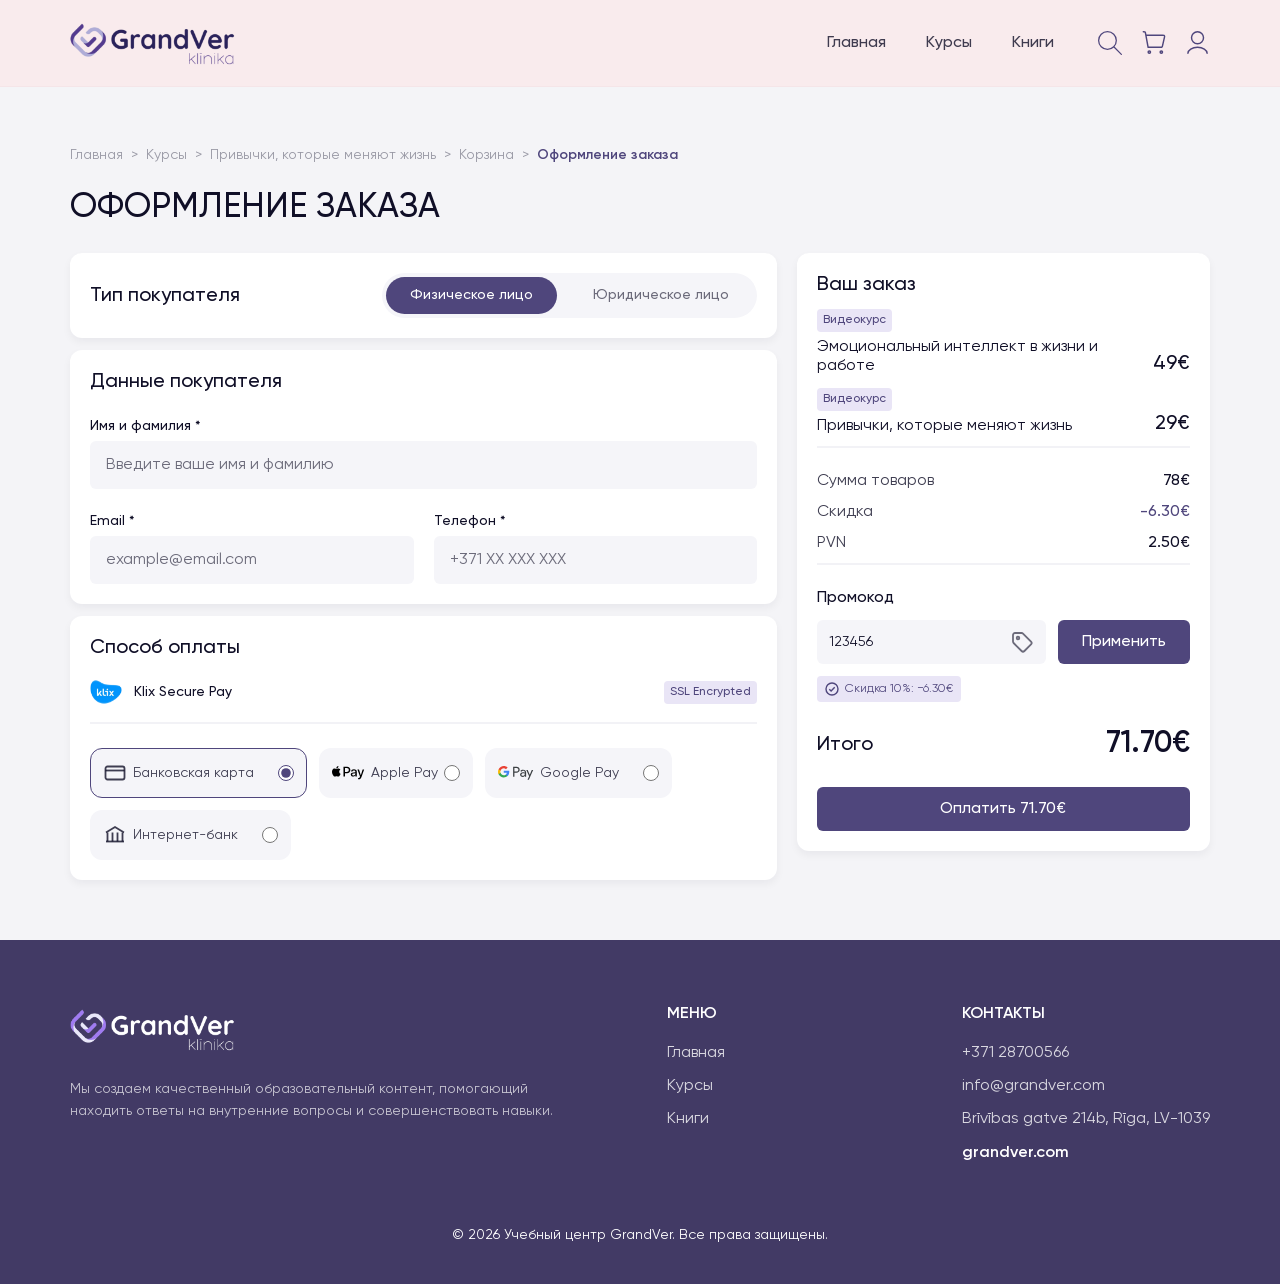
<file: checkout.html>
<!DOCTYPE html>
<html lang="ru">
<head>
  <meta charset="UTF-8">
  <meta name="viewport" content="width=device-width, initial-scale=1.0">
  <title>Оформление заказа | GrandVer</title>

  <link rel="preconnect" href="https://fonts.googleapis.com">
  <link rel="preconnect" href="https://fonts.gstatic.com" crossorigin>
  <link href="https://fonts.googleapis.com/css2?family=Manrope:wght@400;500;600;700;800&display=swap" rel="stylesheet">

  <link rel="stylesheet" href="css/variables.css">
  <link rel="stylesheet" href="css/reset.css">
  <link rel="stylesheet" href="css/base.css">
  <link rel="stylesheet" href="css/header.css">
  <link rel="stylesheet" href="css/catalog.css">
  <link rel="stylesheet" href="css/checkout.css">
  <link rel="stylesheet" href="css/footer.css">
  <link rel="stylesheet" href="css/responsive.css">
</head>
<body>

<!-- ==========================================================================
     HEADER
     ========================================================================== -->
<header class="header">
  <div class="header__inner">
    <a href="index.html" class="logo">
      <img src="/assets/img/logo/logo.svg" alt="Логотип">
    </a>

    <div class="header__right">
      <nav class="nav">
        <a href="index.html" class="nav__link">Главная</a>
        <a href="courses.html" class="nav__link">Курсы</a>
        <a href="books.html" class="nav__link">Книги</a>
      </nav>

      <div class="header__actions">
        <svg class="icon-btn icon-btn--search" width="18" height="18" viewBox="0 0 19 19" fill="none" xmlns="http://www.w3.org/2000/svg">
          <path d="M12.5 12.5L18.5 18.5M7.5 14.5C3.63401 14.5 0.5 11.366 0.5 7.5C0.5 3.63401 3.63401 0.5 7.5 0.5C11.366 0.5 14.5 3.63401 14.5 7.5C14.5 11.366 11.366 14.5 7.5 14.5Z" stroke="#4F467C" stroke-linecap="round" stroke-linejoin="round"/>
        </svg>
        <a href="cart.html" aria-label="Корзина">
          <svg class="icon-btn" width="18" height="18" viewBox="0 0 19 20" fill="none" xmlns="http://www.w3.org/2000/svg">
            <path d="M0.600098 0.599976H0.868444C1.34222 0.599976 1.57953 0.599976 1.77277 0.685453C1.94314 0.760817 2.08881 0.882152 2.19385 1.03601C2.31279 1.21023 2.35574 1.44287 2.44147 1.90725L4.60014 13.6L15.0219 13.6C15.4751 13.6 15.7024 13.6 15.8901 13.5199C16.056 13.4492 16.199 13.3346 16.3052 13.1889C16.4253 13.0242 16.4762 12.8037 16.5778 12.3631L16.5786 12.3599L18.1478 5.55994L18.1482 5.55851C18.3024 4.89013 18.3797 4.55513 18.2948 4.29236C18.2203 4.0618 18.0636 3.86632 17.8557 3.7419C17.6185 3.59998 17.2759 3.59998 16.5888 3.59998H3.1001M15.6001 18.6C15.0478 18.6 14.6001 18.1523 14.6001 17.6C14.6001 17.0477 15.0478 16.6 15.6001 16.6C16.1524 16.6 16.6001 17.0477 16.6001 17.6C16.6001 18.1523 16.1524 18.6 15.6001 18.6ZM5.6001 18.6C5.04781 18.6 4.6001 18.1523 4.6001 17.6C4.6001 17.0477 5.04781 16.6 5.6001 16.6C6.15238 16.6 6.6001 17.0477 6.6001 17.6C6.6001 18.1523 6.15238 18.6 5.6001 18.6Z" stroke="#4F467C" stroke-width="1.2" stroke-linecap="round" stroke-linejoin="round"/>
          </svg>
        </a>
        <a href="account.html" id="accountLink" aria-label="Личный кабинет">
          <svg class="icon-btn" width="18" height="18" viewBox="0 0 18 20" fill="none" xmlns="http://www.w3.org/2000/svg">
            <path d="M16.6001 18.6C16.6001 15.8386 13.0184 13.6 8.6001 13.6C4.18182 13.6 0.600098 15.8386 0.600098 18.6M8.6001 10.6C5.83867 10.6 3.6001 8.3614 3.6001 5.59998C3.6001 2.83855 5.83867 0.599976 8.6001 0.599976C11.3615 0.599976 13.6001 2.83855 13.6001 5.59998C13.6001 8.3614 11.3615 10.6 8.6001 10.6Z" stroke="#4F467C" stroke-width="1.2" stroke-linecap="round" stroke-linejoin="round"/>
          </svg>
        </a>
      </div>

       <svg id="burgerBtn" class="burger"  fill="none" stroke="currentColor" stroke-width="2" width="32" height="32" viewBox="0 0 32 32" xmlns="http://www.w3.org/2000/svg" >
        <path d="M26.6667 9.33331L5.33334 9.33331" stroke="#4F467C" stroke-width="1.5" stroke-linecap="round"/>
        <path d="M26.6667 16L5.33334 16" stroke="#4F467C" stroke-width="1.5" stroke-linecap="round"/>
        <path d="M26.6667 22.6667L5.33334 22.6667" stroke="#4F467C" stroke-width="1.5" stroke-linecap="round"/>
      </svg>
    </div>
  </div>
</header>

<!-- ==========================================================================
     MOBILE MENU
     ========================================================================== -->
<div class="mobile-menu" id="mobileMenu">
  <div class="mobile-menu__top">
    <span class="mobile-menu__title">Меню</span>
    <svg id="closeMenuBtn" class="mobile-menu__close" viewBox="0 0 24 24" fill="none" stroke="currentColor" stroke-width="2">
      <path d="M6 6l12 12M18 6L6 18"/>
    </svg>
  </div>
  <label class="mobile-search">
    <svg viewBox="0 0 24 24" fill="none" stroke="currentColor" stroke-width="2"><circle cx="11" cy="11" r="7"/><path d="M21 21l-4.3-4.3"/></svg>
    <input type="text" placeholder="Поиск">
  </label>
  <nav class="mobile-nav">
    <a href="index.html" class="mobile-nav__link">Главная</a>
    <a href="courses.html" class="mobile-nav__link">Курсы</a>
    <a href="books.html" class="mobile-nav__link">Книги</a>
  </nav>
</div>

<main>

  <!-- ========================================================================
       ОФОРМЛЕНИЕ ЗАКАЗА
       ======================================================================== -->
  <section class="section checkout-page">

    <div class="breadcrumbs">
      <a href="index.html">Главная</a>
      <span>&gt;</span>
      <a href="courses.html">Курсы</a>
      <span>&gt;</span>
      <a href="course.html">Привычки, которые меняют жизнь</a>
      <span>&gt;</span>
      <a href="cart.html">Корзина</a>
      <span>&gt;</span>
      <span class="breadcrumbs__current">Оформление заказа</span>
    </div>

    <h1 class="checkout-page__title">Оформление заказа</h1>

    <div class="checkout-layout">

      <div class="checkout-main">

        <div class="checkout-card">
          <div class="checkout-card__head checkout-card__head--split">
            <p class="checkout-card__title">Тип покупателя</p>
            <div class="buyer-toggle">
              <button type="button" class="buyer-toggle__option is-active">Физическое лицо</button>
              <button type="button" class="buyer-toggle__option">Юридическое лицо</button>
            </div>
          </div>
        </div>

        <div class="checkout-card">
          <p class="checkout-card__title">Данные покупателя</p>
          <div class="checkout-form" id="buyerForm">
            <div class="checkout-form__personal-fields">
              <label class="form-field">
                <span class="form-field__label">Имя и фамилия *</span>
                <input type="text" placeholder="Введите ваше имя и фамилию">
              </label>
              <div class="form-row">
                <label class="form-field">
                  <span class="form-field__label">Email *</span>
                  <input type="email" placeholder="example@email.com">
                </label>
                <label class="form-field">
                  <span class="form-field__label">Телефон *</span>
                  <input type="tel" placeholder="+371 XX XXX XXX">
                </label>
              </div>
            </div>
            <div class="checkout-form__legal-fields">
              <label class="form-field">
                <span class="form-field__label">Название компании *</span>
                <input type="text" placeholder="ООО Компания">
              </label>
              <div class="form-row">
                <label class="form-field">
                  <span class="form-field__label">Регистрационный номер *</span>
                  <input type="text" placeholder="00000000000">
                </label>
                <label class="form-field">
                  <span class="form-field__label">НДС номер (при наличии)</span>
                  <input type="text" placeholder="LV40000000000">
                </label>
              </div>
              <label class="form-field">
                <span class="form-field__label">Юридический адрес *</span>
                <input type="text" placeholder="ул. Бривибас 214а, Рига, LV-1039">
              </label>
            </div>
          </div>
        </div>

        <div class="checkout-card">
          <p class="checkout-card__title">Способ оплаты</p>

          <div class="payment-provider">
            <div class="payment-provider__brand">
              <img src="/assets/img/logo/klix.svg" height="40" width="32" alt="Логотип">
              <span class="payment-provider__name">Klix Secure Pay</span>
            </div>
            <span class="chip">SSL Encrypted</span>
          </div>

          <div class="payment-methods">
            <label class="payment-method is-active">
              <span class="payment-method__info">
                <svg viewBox="0 0 24 24" fill="none" stroke="currentColor" stroke-width="1.8"><rect x="2.5" y="5.5" width="19" height="13" rx="2"/><path d="M2.5 9.5h19"/></svg>
                Банковская карта
              </span>
              <input type="radio" name="payment" checked>
            </label>
            <label class="payment-method">
              <span class="payment-method__info">
                <img src="/assets/img/logo/apple-pay.svg" height="14" width="33" alt="Логотип"> Apple Pay
              <input type="radio" name="payment">
              </span>
            </label>
            <label class="payment-method">
              <span class="payment-method__info">
                <img src="/assets/img/logo/google.svg" class="payment-icon--logo" alt="Google Pay">
                Google Pay
              </span>
              <input type="radio" name="payment">
            </label>
            <label class="payment-method">
              <span class="payment-method__info">
                <svg viewBox="0 0 24 24" fill="none" stroke="currentColor" stroke-width="1.8"><path d="M3 9.5 12 4l9 5.5"/><path d="M4.5 9.5v9M9.5 9.5v9M14.5 9.5v9M19.5 9.5v9"/><path d="M3 18.5h18"/></svg>
                Интернет-банк
              </span>
              <input type="radio" name="payment">
            </label>
          </div>

          <p class="payment-methods__note" id="invoiceNote" hidden>Оплата по счёту доступна для юридических лиц после проверки реквизитов</p>
        </div>

      </div>

      <aside class="checkout-summary">
        <div class="checkout-summary__block">
          <p class="checkout-summary__title">Ваш заказ</p>
          <div class="checkout-summary__items">
            <div class="checkout-summary__item">
              <div class="checkout-summary__item-info">
                <span class="chip">Видеокурс</span>
                <p class="checkout-summary__item-title">Эмоциональный интеллект в жизни и работе</p>
              </div>
              <span class="checkout-summary__item-price">49€</span>
            </div>
            <div class="checkout-summary__item">
              <div class="checkout-summary__item-info">
                <span class="chip">Видеокурс</span>
                <p class="checkout-summary__item-title">Привычки, которые меняют жизнь</p>
              </div>
              <span class="checkout-summary__item-price">29€</span>
            </div>
          </div>
        </div>

        <div class="checkout-summary__rows">
          <div class="checkout-summary__row">
            <span>Сумма товаров</span>
            <span class="checkout-summary__value">78€</span>
          </div>
          <div class="checkout-summary__row">
            <span>Скидка</span>
            <span class="checkout-summary__value checkout-summary__value--accent">-6.30€</span>
          </div>
          <div class="checkout-summary__row">
            <span>PVN</span>
            <span class="checkout-summary__value">2.50€</span>
          </div>
        </div>

        <div class="checkout-summary__promo">
          <p class="checkout-summary__promo-title">Промокод</p>
          <div class="checkout-summary__promo-row">
            <label class="promo-input">
              <input type="text" value="123456">
              <svg viewBox="0 0 24 24" fill="none" stroke="currentColor" stroke-width="1.8"><path d="M3 11.6V5a2 2 0 0 1 2-2h6.6c.5 0 1 .2 1.4.6l8 8a2 2 0 0 1 0 2.8l-6.6 6.6a2 2 0 0 1-2.8 0l-8-8A2 2 0 0 1 3 11.6z"/><circle cx="8" cy="8" r="1.3"/></svg>
            </label>
            <button type="button" class="promo-apply">Применить</button>
          </div>
          <div class="promo-applied">
            <svg viewBox="0 0 14 14" fill="none" stroke="currentColor" stroke-width="1.4"><circle cx="7" cy="7" r="6"/><path d="M4.3 7.2l1.8 1.8 3.6-3.8"/></svg>
            Скидка 10%: −6.30€
          </div>
        </div>

        <div class="checkout-summary__total">
          <span>Итого</span>
          <span class="checkout-summary__total-value">71.70€</span>
        </div>

        <button type="button" class="checkout-summary__cta">Оплатить 71.70€</button>
      </aside>

    </div>

  </section>

</main>

<!-- ==========================================================================
     FOOTER
     ========================================================================== -->
<footer class="footer">
  <div class="footer__top">
    <div class="footer__brand">
      <span class="logo__text">
        <img src="/assets/img/logo/logo-footer.svg" height="50" width="168" alt="Логотип">
      </span>
      <p class="footer__desc">Мы создаем качественный образовательный контент, помогающий находить ответы на внутренние вопросы и совершенствовать навыки.</p>
    </div>

    <div class="footer__col">
      <h4 class="footer__heading">Меню</h4>
      <div class="footer__links">
        <a href="index.html">Главная</a>
        <a href="courses.html">Курсы</a>
        <a href="books.html">Книги</a>
      </div>
    </div>

    <div class="footer__col">
      <h4 class="footer__heading">Контакты</h4>
      <div class="footer__links">
        <p>+371 28700566</p>
        <p>info@grandver.com</p>
        <p>Brīvības gatve 214b, Rīga, LV-1039</p>
        <a href="#" class="footer__link--accent">grandver.com</a>
      </div>
    </div>
  </div>

  <p class="footer__bottom">© 2026 Учебный центр GrandVer. Все права защищены.</p>
</footer>

<script src="js/main.js"></script>
<script>
  // Переключатель "Физическое лицо / Юридическое лицо"
  const buyerForm = document.getElementById('buyerForm');
  const invoiceNote = document.getElementById('invoiceNote');

  document.querySelectorAll('.buyer-toggle').forEach((group) => {
    group.querySelectorAll('.buyer-toggle__option').forEach((btn, index) => {
      btn.addEventListener('click', () => {
        group.querySelectorAll('.buyer-toggle__option').forEach((b) => b.classList.remove('is-active'));
        btn.classList.add('is-active');

        const isLegal = index === 1; // 0 = Физическое лицо, 1 = Юридическое лицо
        buyerForm?.classList.toggle('is-legal', isLegal);
        if (invoiceNote) invoiceNote.hidden = !isLegal;
      });
    });
  });

  // Выбор способа оплаты
  document.querySelectorAll('.payment-method').forEach((label) => {
    label.addEventListener('click', () => {
      label.closest('.payment-methods')?.querySelectorAll('.payment-method')
              .forEach((el) => el.classList.remove('is-active'));
      label.classList.add('is-active');
    });
  });
</script>
</body>
</html>
</file>
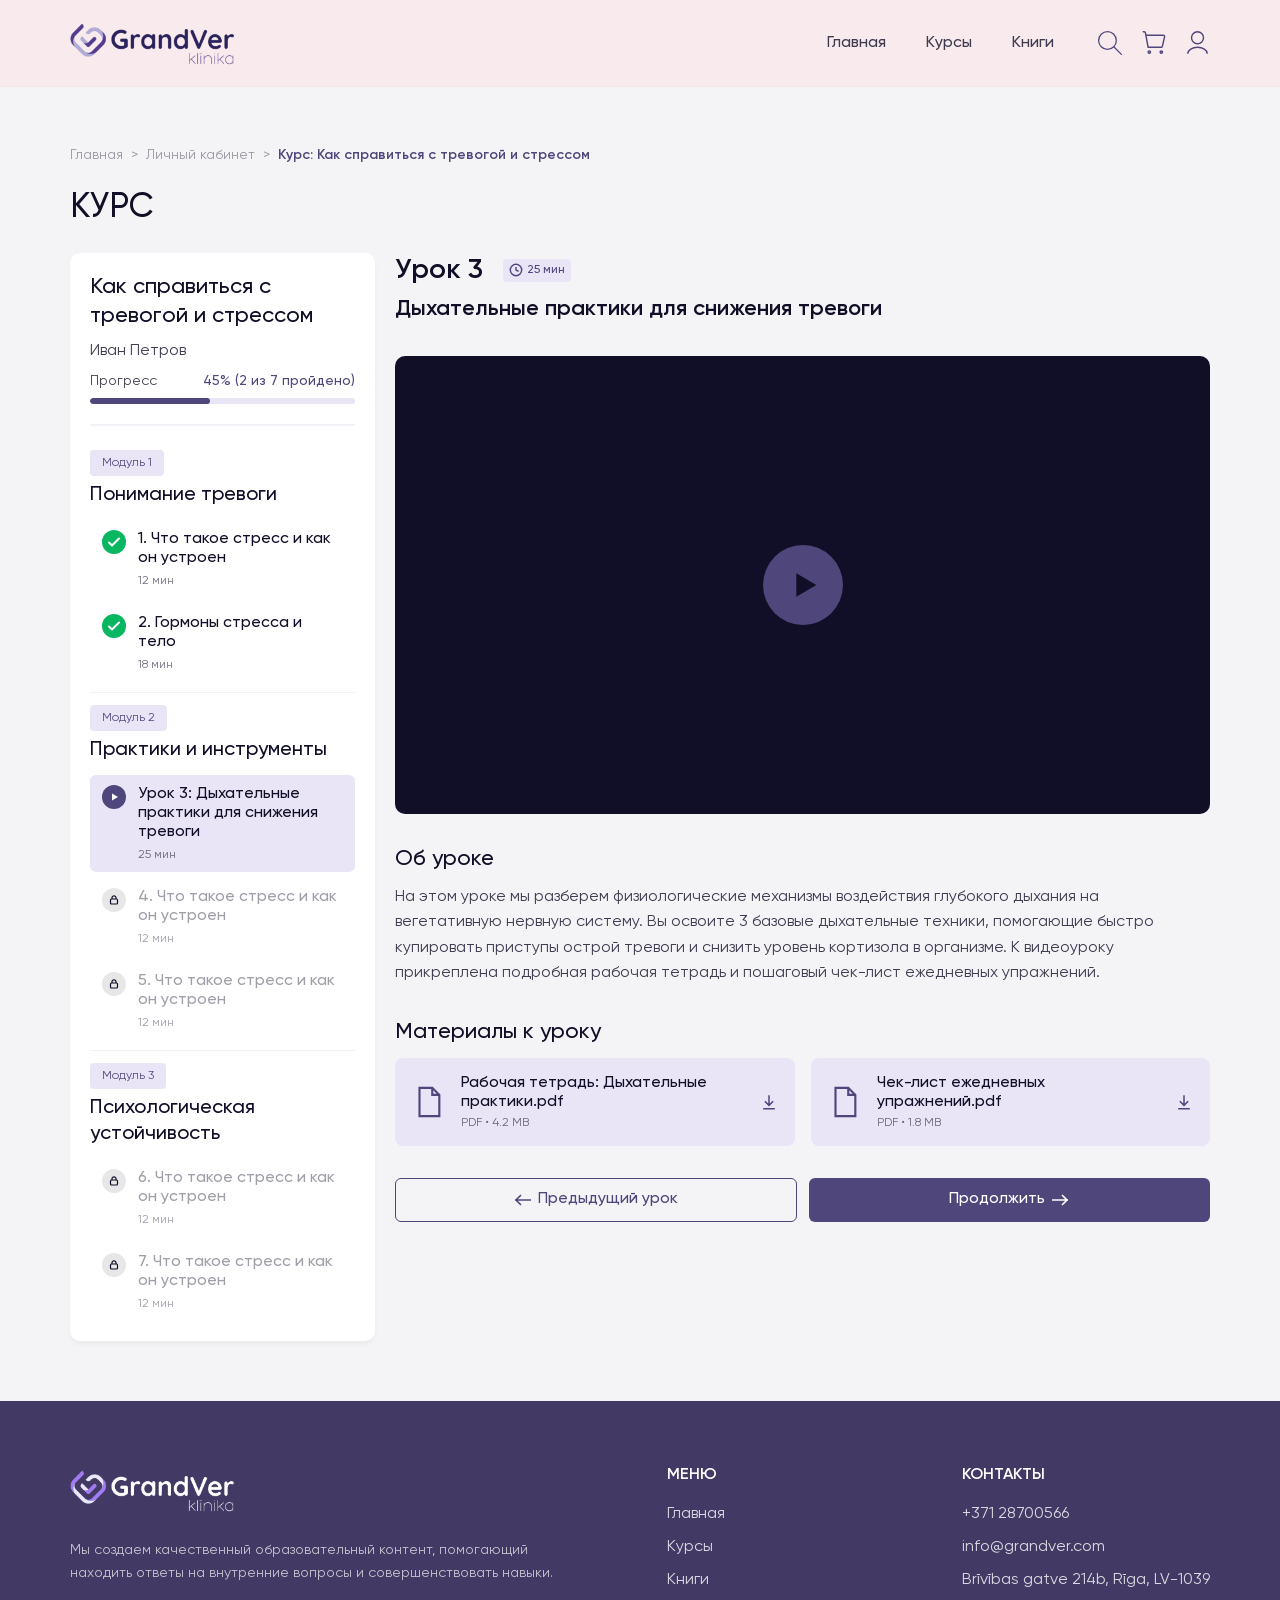
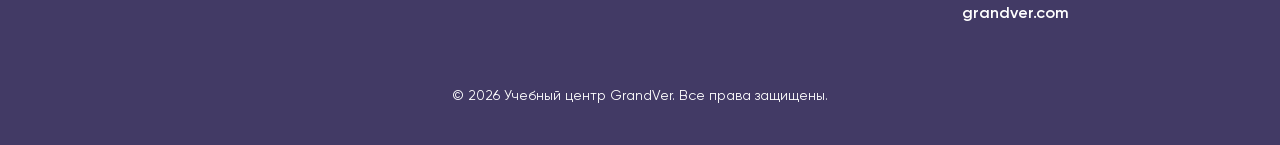
<file: course-lesson.html>
<!DOCTYPE html>
<html lang="ru">
<head>
  <meta charset="UTF-8">
  <meta name="viewport" content="width=device-width, initial-scale=1.0">
  <title>Урок 3. Дыхательные практики для снижения тревоги — GrandVer</title>

  <link rel="preconnect" href="https://fonts.googleapis.com">
  <link rel="preconnect" href="https://fonts.gstatic.com" crossorigin>
  <link href="https://fonts.googleapis.com/css2?family=Manrope:wght@400;500;600;700;800&display=swap" rel="stylesheet">

  <link rel="stylesheet" href="css/variables.css">
  <link rel="stylesheet" href="css/reset.css">
  <link rel="stylesheet" href="css/base.css">
  <link rel="stylesheet" href="css/header.css">
  <link rel="stylesheet" href="css/catalog.css">
  <link rel="stylesheet" href="css/account.css">
  <link rel="stylesheet" href="css/lesson.css">
  <link rel="stylesheet" href="css/footer.css">
  <link rel="stylesheet" href="css/responsive.css">
</head>
<body>

<!-- ==========================================================================
     HEADER
     ========================================================================== -->
<header class="header">
  <div class="header__inner">
    <a href="index.html" class="logo">
      <img src="/assets/img/logo/logo.svg" alt="Логотип">
    </a>

    <div class="header__right">
      <nav class="nav">
        <a href="index.html" class="nav__link">Главная</a>
        <a href="courses.html" class="nav__link">Курсы</a>
        <a href="books.html" class="nav__link">Книги</a>
      </nav>

      <div class="header__actions">
        <svg class="icon-btn icon-btn--search" width="18" height="18" viewBox="0 0 19 19" fill="none" xmlns="http://www.w3.org/2000/svg">
          <path d="M12.5 12.5L18.5 18.5M7.5 14.5C3.63401 14.5 0.5 11.366 0.5 7.5C0.5 3.63401 3.63401 0.5 7.5 0.5C11.366 0.5 14.5 3.63401 14.5 7.5C14.5 11.366 11.366 14.5 7.5 14.5Z" stroke="#4F467C" stroke-linecap="round" stroke-linejoin="round"/>
        </svg>
        <a href="cart.html" aria-label="Корзина">
          <svg class="icon-btn" width="18" height="18" viewBox="0 0 19 20" fill="none" xmlns="http://www.w3.org/2000/svg">
            <path d="M0.600098 0.599976H0.868444C1.34222 0.599976 1.57953 0.599976 1.77277 0.685453C1.94314 0.760817 2.08881 0.882152 2.19385 1.03601C2.31279 1.21023 2.35574 1.44287 2.44147 1.90725L4.60014 13.6L15.0219 13.6C15.4751 13.6 15.7024 13.6 15.8901 13.5199C16.056 13.4492 16.199 13.3346 16.3052 13.1889C16.4253 13.0242 16.4762 12.8037 16.5778 12.3631L16.5786 12.3599L18.1478 5.55994L18.1482 5.55851C18.3024 4.89013 18.3797 4.55513 18.2948 4.29236C18.2203 4.0618 18.0636 3.86632 17.8557 3.7419C17.6185 3.59998 17.2759 3.59998 16.5888 3.59998H3.1001M15.6001 18.6C15.0478 18.6 14.6001 18.1523 14.6001 17.6C14.6001 17.0477 15.0478 16.6 15.6001 16.6C16.1524 16.6 16.6001 17.0477 16.6001 17.6C16.6001 18.1523 16.1524 18.6 15.6001 18.6ZM5.6001 18.6C5.04781 18.6 4.6001 18.1523 4.6001 17.6C4.6001 17.0477 5.04781 16.6 5.6001 16.6C6.15238 16.6 6.6001 17.0477 6.6001 17.6C6.6001 18.1523 6.15238 18.6 5.6001 18.6Z" stroke="#4F467C" stroke-width="1.2" stroke-linecap="round" stroke-linejoin="round"/>
          </svg>
        </a>
        <a href="account.html" id="accountLink" aria-label="Личный кабинет">
          <svg class="icon-btn" width="18" height="18" viewBox="0 0 18 20" fill="none" xmlns="http://www.w3.org/2000/svg">
            <path d="M16.6001 18.6C16.6001 15.8386 13.0184 13.6 8.6001 13.6C4.18182 13.6 0.600098 15.8386 0.600098 18.6M8.6001 10.6C5.83867 10.6 3.6001 8.3614 3.6001 5.59998C3.6001 2.83855 5.83867 0.599976 8.6001 0.599976C11.3615 0.599976 13.6001 2.83855 13.6001 5.59998C13.6001 8.3614 11.3615 10.6 8.6001 10.6Z" stroke="#4F467C" stroke-width="1.2" stroke-linecap="round" stroke-linejoin="round"/>
          </svg>
        </a>
      </div>

       <svg id="burgerBtn" class="burger"  fill="none" stroke="currentColor" stroke-width="2" width="32" height="32" viewBox="0 0 32 32" xmlns="http://www.w3.org/2000/svg" >
        <path d="M26.6667 9.33331L5.33334 9.33331" stroke="#4F467C" stroke-width="1.5" stroke-linecap="round"/>
        <path d="M26.6667 16L5.33334 16" stroke="#4F467C" stroke-width="1.5" stroke-linecap="round"/>
        <path d="M26.6667 22.6667L5.33334 22.6667" stroke="#4F467C" stroke-width="1.5" stroke-linecap="round"/>
      </svg>
    </div>
  </div>
</header>

<!-- ==========================================================================
     MOBILE MENU (site nav — burger)
     ========================================================================== -->
<div class="mobile-menu" id="mobileMenu">
  <div class="mobile-menu__top">
    <span class="mobile-menu__title">Меню</span>
    <svg id="closeMenuBtn" class="mobile-menu__close" viewBox="0 0 24 24" fill="none" stroke="currentColor" stroke-width="2">
      <path d="M6 6l12 12M18 6L6 18"/>
    </svg>
  </div>
  <label class="mobile-search">
    <svg viewBox="0 0 24 24" fill="none" stroke="currentColor" stroke-width="2"><circle cx="11" cy="11" r="7"/><path d="M21 21l-4.3-4.3"/></svg>
    <input type="text" placeholder="Поиск">
  </label>
  <nav class="mobile-nav">
    <a href="index.html" class="mobile-nav__link">Главная</a>
    <a href="courses.html" class="mobile-nav__link">Курсы</a>
    <a href="books.html" class="mobile-nav__link">Книги</a>
  </nav>
</div>

<main>
  <section class="section account-hero" style="background:var(--color-grey-bg); padding-bottom:60px;">

    <!-- Breadcrumbs (desktop) -->
    <div class="breadcrumbs">
      <a href="index.html">Главная</a>
      <span>&gt;</span>
      <a href="account.html">Личный кабинет</a>
      <span>&gt;</span>
      <span class="breadcrumbs__current">Курс: Как справиться с тревогой и стрессом</span>
    </div>

    <!-- Page heading (desktop) -->
    <div class="page-heading">
      <h1 class="page-heading__title">Курс</h1>
    </div>

    <!-- Heading (mobile only) -->
    <div class="account-mobile-head">
      <span class="account-mobile-head__title">Курс</span>
    </div>

    <div class="lesson-layout" id="lessonLayout">

      <!-- ==================================================================
           SIDEBAR — программа курса
           ================================================================== -->
      <aside class="lesson-sidebar">
        <div class="lesson-course-info">
          <p class="lesson-course-info__title">Как справиться с тревогой и стрессом</p>
          <p class="lesson-course-info__author">Иван Петров</p>
          <div class="progress">
            <div class="progress__row">
              <span class="progress__label">Прогресс</span>
              <span class="progress__value">45% (2 из 7 пройдено)</span>
            </div>
            <div class="progress__track"><div class="progress__fill" style="width:45%"></div></div>
          </div>
        </div>

        <div class="lesson-modules">

          <div class="lesson-module">
            <div class="lesson-module__head">
              <span class="module-chip">Модуль 1</span>
              <p class="lesson-module__title">Понимание тревоги</p>
            </div>
            <div class="lesson-module__list">
              <a href="#" class="lesson-row">
                <svg class="lesson-row__icon" viewBox="0 0 24 24" fill="none"><circle cx="12" cy="12" r="12" fill="#09B760"/><path d="M7 12.5l3 3 7-7" stroke="white" stroke-width="2" stroke-linecap="round" stroke-linejoin="round"/></svg>
                <span class="lesson-row__body">
                  <span class="lesson-row__title">1. Что такое стресс и как он устроен</span>
                  <span class="lesson-row__meta">12 мин</span>
                </span>
              </a>
              <a href="#" class="lesson-row">
                <svg class="lesson-row__icon" viewBox="0 0 24 24" fill="none"><circle cx="12" cy="12" r="12" fill="#09B760"/><path d="M7 12.5l3 3 7-7" stroke="white" stroke-width="2" stroke-linecap="round" stroke-linejoin="round"/></svg>
                <span class="lesson-row__body">
                  <span class="lesson-row__title">2. Гормоны стресса и тело</span>
                  <span class="lesson-row__meta">18 мин</span>
                </span>
              </a>
            </div>
          </div>

          <div class="lesson-module">
            <div class="lesson-module__head">
              <span class="module-chip">Модуль 2</span>
              <p class="lesson-module__title">Практики и инструменты</p>
            </div>
            <div class="lesson-module__list">
              <a href="#" class="lesson-row is-active" id="openLessonBtn">
                <svg class="lesson-row__icon" viewBox="0 0 24 24" fill="none"><circle cx="12" cy="12" r="12" fill="#4F467C"/><path d="M10 8.5l6 3.5-6 3.5v-7z" fill="white"/></svg>
                <span class="lesson-row__body">
                  <span class="lesson-row__title">Урок 3: Дыхательные практики для снижения тревоги</span>
                  <span class="lesson-row__meta">25 мин</span>
                </span>
              </a>
              <span class="lesson-row is-locked">
                <span class="lesson-row__icon" style="background:rgba(21,20,25,0.1); border-radius:50%; display:flex; align-items:center; justify-content:center;">
                  <svg width="10" height="10" viewBox="0 0 10 10" fill="none" stroke="currentColor" stroke-width="1.2"><rect x="1.5" y="4" width="7" height="5" rx="1"/><path d="M3 4V2.8a2 2 0 0 1 4 0V4"/></svg>
                </span>
                <span class="lesson-row__body">
                  <span class="lesson-row__title">4. Что такое стресс и как он устроен</span>
                  <span class="lesson-row__meta">12 мин</span>
                </span>
              </span>
              <span class="lesson-row is-locked">
                <span class="lesson-row__icon" style="background:rgba(21,20,25,0.1); border-radius:50%; display:flex; align-items:center; justify-content:center;">
                  <svg width="10" height="10" viewBox="0 0 10 10" fill="none" stroke="currentColor" stroke-width="1.2"><rect x="1.5" y="4" width="7" height="5" rx="1"/><path d="M3 4V2.8a2 2 0 0 1 4 0V4"/></svg>
                </span>
                <span class="lesson-row__body">
                  <span class="lesson-row__title">5. Что такое стресс и как он устроен</span>
                  <span class="lesson-row__meta">12 мин</span>
                </span>
              </span>
            </div>
          </div>

          <div class="lesson-module">
            <div class="lesson-module__head">
              <span class="module-chip">Модуль 3</span>
              <p class="lesson-module__title">Психологическая устойчивость</p>
            </div>
            <div class="lesson-module__list">
              <span class="lesson-row is-locked">
                <span class="lesson-row__icon" style="background:rgba(21,20,25,0.1); border-radius:50%; display:flex; align-items:center; justify-content:center;">
                  <svg width="10" height="10" viewBox="0 0 10 10" fill="none" stroke="currentColor" stroke-width="1.2"><rect x="1.5" y="4" width="7" height="5" rx="1"/><path d="M3 4V2.8a2 2 0 0 1 4 0V4"/></svg>
                </span>
                <span class="lesson-row__body">
                  <span class="lesson-row__title">6. Что такое стресс и как он устроен</span>
                  <span class="lesson-row__meta">12 мин</span>
                </span>
              </span>
              <span class="lesson-row is-locked">
                <span class="lesson-row__icon" style="background:rgba(21,20,25,0.1); border-radius:50%; display:flex; align-items:center; justify-content:center;">
                  <svg width="10" height="10" viewBox="0 0 10 10" fill="none" stroke="currentColor" stroke-width="1.2"><rect x="1.5" y="4" width="7" height="5" rx="1"/><path d="M3 4V2.8a2 2 0 0 1 4 0V4"/></svg>
                </span>
                <span class="lesson-row__body">
                  <span class="lesson-row__title">7. Что такое стресс и как он устроен</span>
                  <span class="lesson-row__meta">12 мин</span>
                </span>
              </span>
            </div>
          </div>

        </div>
      </aside>

      <!-- ==================================================================
           LESSON PANEL — текущий урок
           ================================================================== -->
      <div class="lesson-panel" id="lessonPanel">
        <div class="lesson-panel__head">
          <div class="lesson-panel__head-row">
            <div class="lesson-panel__head-left">
              <span class="lesson-panel__number">Урок 3</span>
              <span class="chip"><svg viewBox="0 0 16 16" fill="none" stroke="currentColor" stroke-width="1.6"><circle cx="8" cy="8" r="6.5"/><path d="M8 4.5V8l3 1.5"/></svg>25 мин</span>
            </div>
            <svg id="closeLessonBtn" class="lesson-panel__close" viewBox="0 0 24 24" fill="none" stroke="currentColor" stroke-width="2">
              <path d="M6 6l12 12M18 6L6 18"/>
            </svg>
          </div>
          <p class="lesson-panel__title">Дыхательные практики для снижения тревоги</p>
        </div>

        <div class="lesson-video">
          <svg class="lesson-video__play" viewBox="0 0 24 24" fill="none">
            <circle cx="12" cy="12" r="12" fill="currentColor"/>
            <path d="M10 8.5l6 3.5-6 3.5v-7z" fill="var(--color-text)"/>
          </svg>
        </div>

        <div class="lesson-details">
          <div class="lesson-block">
            <p class="lesson-block__title">Об уроке</p>
            <p class="lesson-block__text">На этом уроке мы разберем физиологические механизмы воздействия глубокого дыхания на вегетативную нервную систему. Вы освоите 3 базовые дыхательные техники, помогающие быстро купировать приступы острой тревоги и снизить уровень кортизола в организме. К видеоуроку прикреплена подробная рабочая тетрадь и пошаговый чек-лист ежедневных упражнений.</p>
          </div>

          <div class="lesson-block">
            <p class="lesson-block__title">Материалы к уроку</p>
            <div class="lesson-files">
              <a href="#" class="lesson-file">
                <svg class="lesson-file__icon" viewBox="0 0 24 24" fill="none" stroke="currentColor" stroke-width="1.5"><path d="M6 2h9l5 5v15H6z"/><path d="M15 2v5h5"/></svg>
                <span class="lesson-file__body">
                  <span class="lesson-file__name">Рабочая тетрадь: Дыхательные практики.pdf</span>
                  <span class="lesson-file__meta">PDF • 4.2 MB</span>
                </span>
                <svg class="lesson-file__download" viewBox="0 0 24 24" fill="none" stroke="currentColor" stroke-width="1.8"><path d="M12 4v11M7 11l5 5 5-5M5 20h14"/></svg>
              </a>
              <a href="#" class="lesson-file">
                <svg class="lesson-file__icon" viewBox="0 0 24 24" fill="none" stroke="currentColor" stroke-width="1.5"><path d="M6 2h9l5 5v15H6z"/><path d="M15 2v5h5"/></svg>
                <span class="lesson-file__body">
                  <span class="lesson-file__name">Чек-лист ежедневных упражнений.pdf</span>
                  <span class="lesson-file__meta">PDF • 1.8 MB</span>
                </span>
                <svg class="lesson-file__download" viewBox="0 0 24 24" fill="none" stroke="currentColor" stroke-width="1.8"><path d="M12 4v11M7 11l5 5 5-5M5 20h14"/></svg>
              </a>
            </div>
          </div>

          <div class="lesson-nav">
            <a href="#" class="btn--outline lesson-nav__btn"><svg class="lesson-nav__icon" viewBox="0 0 18 12" fill="none" stroke="currentColor" stroke-width="1.6"><path d="M17 6H1M7 1L2 6l5 5"/></svg><span class="lesson-nav__label">Предыдущий урок</span></a>
            <a href="#" class="btn--solid lesson-nav__btn"><span class="lesson-nav__label">Продолжить</span><svg class="lesson-nav__icon" viewBox="0 0 18 12" fill="none" stroke="currentColor" stroke-width="1.6"><path d="M1 6h16M11 1l5 5-5 5"/></svg></a>
          </div>
        </div>
      </div>

    </div>
  </section>
</main>

<!-- ==========================================================================
     FOOTER
     ========================================================================== -->
<footer class="footer">
  <div class="footer__top">
    <div class="footer__brand">
      <span class="logo__text">
        <img src="/assets/img/logo/logo-footer.svg" height="50" width="168" alt="Логотип">
      </span>
      <p class="footer__desc">Мы создаем качественный образовательный контент, помогающий находить ответы на внутренние вопросы и совершенствовать навыки.</p>
    </div>

    <div class="footer__col">
      <h4 class="footer__heading">Меню</h4>
      <div class="footer__links">
        <a href="index.html">Главная</a>
        <a href="courses.html">Курсы</a>
        <a href="books.html">Книги</a>
      </div>
    </div>

    <div class="footer__col">
      <h4 class="footer__heading">Контакты</h4>
      <div class="footer__links">
        <p>+371 28700566</p>
        <p>info@grandver.com</p>
        <p>Brīvības gatve 214b, Rīga, LV-1039</p>
        <a href="#" class="footer__link--accent">grandver.com</a>
      </div>
    </div>
  </div>

  <p class="footer__bottom">© 2026 Учебный центр GrandVer. Все права защищены.</p>
</footer>

<script src="js/main.js"></script>
</body>
</html>
</file>
<file: css/variables.css>
/* ==========================================================================
   Design tokens — GrandVer
   ========================================================================== */

/* Regular */
@font-face {
  font-family: 'Gilroy';
  src: url('/assets/fonts/gilroy/Gilroy-Regular_0.ttf') format('truetype');
  font-weight: 400;
  font-style: normal;
  font-display: swap;
}

/* Medium */
@font-face {
  font-family: 'Gilroy';
  src: url('/assets/fonts/gilroy/Gilroy-Medium_0.ttf') format('truetype');
  font-weight: 500;
  font-style: normal;
  font-display: swap;
}

/* Semibold */
@font-face {
  font-family: 'Gilroy';
  src: url('/assets/fonts/gilroy/Gilroy-Semibold_0.ttf') format('truetype');
  font-weight: 600;
  font-style: normal;
  font-display: swap;
}

/* Bold / Heavy */
@font-face {
  font-family: 'Gilroy';
  src: url('/assets/fonts/gilroy/Gilroy-Heavy_0.ttf') format('truetype');
  font-weight: 700;
  font-style: normal;
  font-display: swap;
}
:root {
  /* Colors */
  --color-purple: #4F467C;
  --color-purple-dark: #423A65;
  --color-purple-light: #E9E5F6;

  --color-text: #100F27;
  --color-text-80: rgba(16, 15, 39, 0.8);
  --color-text-60: rgba(16, 15, 39, 0.6);
  --color-text-40: rgba(16, 15, 39, 0.4);

  --color-pink-bg: #FAF0F2;
  --color-header-bg: #F9EBED;
  --color-header-border: #F5E5E8;
  --color-grey-bg: #F4F4F7;
  --color-grey-input: #F5F5F9;
  --color-grey-btn: #DEDEE5;
  --color-divider: #F2F2F6;

  --color-white: #FFFFFF;
  --color-star: #F6B23B;

  /* Radius */
  --radius-sm: 6px;
  --radius-md: 12px;
  --radius-lg: 16px;
  --radius-pill: 100px;

  /* Shadow */
  --shadow-card: 0 4px 8px rgba(23, 19, 38, 0.05);
  --shadow-toolbar: 0 4px 4px rgba(23, 19, 38, 0.03);

  /* Layout */
  --container-max: 1280px;
  /* Responsive gutter that grows with the viewport up to 80px, then — once
     the viewport is wide enough that content would exceed --container-max —
     keeps growing so the content column itself caps at --container-max and
     stays centered instead of stretching to the screen edges. */
  --side-padding: max(clamp(16px, 5.5vw, 80px), calc((100% - var(--container-max)) / 2));

  /* Typography */
  --font-main: 'Gilroy', 'Manrope', system-ui, -apple-system, sans-serif;
  --fw-regular: 400;
  --fw-medium: 500;
  --fw-semibold: 600;
  --fw-bold: 700;

  /* Transitions */
  --transition-fast: 0.2s ease;
  --transition-base: 0.3s ease;
}
</file>
<file: css/base.css>
/* ==========================================================================
   Base
   ========================================================================== */
body {
  font-family: var(--font-main);
  color: var(--color-text);
  background: var(--color-white);
  -webkit-font-smoothing: antialiased;
  overflow-x: hidden;
}

.uc {
  text-transform: uppercase;
}

/* ==========================================================================
   Layout helpers
   ========================================================================== */
.container {
  max-width: var(--container-max);
  margin: 0 auto;
}

.section {
  padding: clamp(40px, 7vw, 60px) var(--side-padding);
}

.section__header {
  display: flex;
  align-items: center;
  justify-content: space-between;
  gap: 20px;
  margin-bottom: 32px;
}

.section__title {
  font-size: clamp(24px, 3vw, 34px);
  font-weight: var(--fw-medium);
  text-transform: uppercase;
}

/* ==========================================================================
   Buttons
   ========================================================================== */
.btn {
  display: inline-flex;
  align-items: center;
  gap: 8px;
  font-weight: var(--fw-semibold);
  font-size: 16px;
  white-space: nowrap;
}

.btn--text {
  color: var(--color-purple);
  transition: opacity var(--transition-fast);
}

.btn--text:hover {
  opacity: 0.7;
}

.btn__icon {
  width: 16px;
  height: 12px;
  flex-shrink: 0;
}

/* Hero CTA — matches the Figma export exactly: an open ring bracket on
   the left with the label emerging from inside it, then a separate
   arrow a short gap after the label. No pill/border/background box —
   the ring is purely decorative and sits *behind* the start of the text.
   Everything scales off --hero-ring so the proportions from Figma
   (ring 90, label starts at x28, arrow starts at x207/ends x250,
   viewBox 251x90) are preserved at any size. */
.btn--hero {
  --hero-ring: clamp(56px, 7.2vw, 90px);
  position: relative;
  gap: 0;
  color: var(--color-white);
}

.btn--hero__ring {
  width: var(--hero-ring);
  height: var(--hero-ring);
  flex-shrink: 0;
  color: inherit;
  transition: transform var(--transition-base);
}

.btn--hero__label {
  /* 28/90 of the ring = how far the label sits from the ring's left
     edge in the source file, pulled left over the ring by that much. */
  margin-left: calc(var(--hero-ring) * -0.689);
  padding-top: 2px;
  transition: opacity var(--transition-base);
}

.btn--hero__arrow {
  width: calc(var(--hero-ring) * 0.478);
  height: calc(var(--hero-ring) * 0.133);
  /* 11/90 of the ring = gap between label and arrow in the source file */
  margin-left: calc(var(--hero-ring) * 0.122);
  flex-shrink: 0;
  color: inherit;
  transition: transform var(--transition-base);
}

.btn--hero:hover .btn--hero__ring {
  transform: rotate(-18deg) scale(1.06);
}

.btn--hero:hover .btn--hero__arrow {
  transform: translateX(10px);
}

.btn--hero:hover .btn--hero__label {
  opacity: 0.85;
}

.btn--hero:active .btn--hero__arrow {
  transform: translateX(4px);
}

/* Reusable "ring + arrow" icon: a circular outline broken by an arrow
   that shoots out through the gap. Used on .btn--hero and .btn--round.
   Sizing is locked down with !important + flex-grow:0 so that a global
   "svg { width: 100% }"-style reset elsewhere on the page can't stretch
   it across the whole button (this is what causes the ring and arrow
   to split apart to opposite ends of the pill). */
.ra-icon {
  display: block;
  width: 50px !important;
  height: 42px !important;
  overflow: visible;
  flex-shrink: 0;
  flex-grow: 0;
}

.ra-icon__ring,
.ra-icon__arrow {
  transform-box: fill-box;
  transform-origin: center;
  transition: transform var(--transition-base);
}

.btn--hero:hover .ra-icon__arrow {
  transform: translateX(5px);
}

.btn--hero:hover .ra-icon__ring {
  transform: rotate(-16deg);
}

.btn--round {
  width: 50px;
  height: 42px;
  display: flex;
  align-items: center;
  justify-content: center;
  flex-shrink: 0;
  color: var(--color-purple);
  transition: transform var(--transition-base);
}

.btn--round .ra-icon {
  width: 50px !important;
  height: 42px !important;
}

/* ==========================================================================
   Small UI bits
   ========================================================================== */
.chip {
  display: inline-flex;
  align-items: center;
  gap: 4px;
  background: var(--color-purple-light);
  color: var(--color-purple);
  font-size: 12px;
  font-weight: var(--fw-medium);
  padding: 4px 6px;
  border-radius: 4px;
}

.chip svg {
  width: 14px;
  height: 14px;
}

.rating {
  display: inline-flex;
  align-items: center;
  gap: 6px;
  font-size: 14px;
  color: var(--color-text-80);
}

.rating svg {
  width: 18px;
  height: 18px;
  color: var(--color-star);
}

.dots {
  display: none;
  gap: 4px;
  justify-content: center;
  margin-top: 4px;
}

.dot {
  width: 8px;
  height: 8px;
  border-radius: 4px;
  background: rgba(21, 20, 25, 0.15);
  cursor: pointer;
  transition: width var(--transition-base), background var(--transition-base);
}

.dot--active {
  width: 24px;
  background: var(--color-purple);
}

/* ==========================================================================
   Horizontal scroller (mobile course/book rows)
   ========================================================================== */
.h-scroll {
  display: flex;
  gap: 20px;
  overflow-x: auto;
  scroll-snap-type: x mandatory;
  padding-bottom: 4px;
  scrollbar-width: none;
  -ms-overflow-style: none;
}

.h-scroll::-webkit-scrollbar {
  display: none;
}

.h-scroll > * {
  scroll-snap-align: start;
}
</file>
<file: css/header.css>
/* ==========================================================================
   Header
   ========================================================================== */
.header {
  background: var(--color-header-bg);
  border-bottom: 1px solid var(--color-header-border);
  position: sticky;
  top: 0;
  z-index: 50;
}

.header__inner {
  display: flex;
  align-items: center;
  justify-content: space-between;
  padding: 18px var(--side-padding);
}

.logo {
  display: flex;
  align-items: center;
  gap: 10px;
}

.logo__icon {
  width: 32px;
  height: 32px;
  color: var(--color-purple);
  flex-shrink: 0;
}

.logo__text {
  display: flex;
  flex-direction: column;
  line-height: 1.1;
}

.logo__name {
  font-size: 20px;
  font-weight: 800;
  color: var(--color-text);
  letter-spacing: 0.2px;
}

.logo__tag {
  font-size: 11px;
  color: var(--color-text-60);
  letter-spacing: 2px;
  text-transform: uppercase;
}

.header__right {
  display: flex;
  align-items: center;
  gap: 44px;
}

/* Desktop nav */
.nav {
  display: flex;
  gap: 40px;
}

.nav__link {
  font-size: 16px;
  color: var(--color-text-80);
  font-weight: var(--fw-medium);
  transition: color var(--transition-fast);
}

.nav__link:hover {
  color: var(--color-text);
}

.nav__link.is-active {
  color: var(--color-purple);
  font-weight: var(--fw-semibold);
}

/* Icon actions */
.header__actions {
  display: flex;
  align-items: center;
  gap: 20px;
}

.icon-btn {
  width: 24px;
  height: 24px;
  cursor: pointer;
  color: var(--color-text);
  transition: color var(--transition-fast);
}

.icon-btn:hover {
  color: var(--color-purple);
}

.burger {
  display: none;
  width: 28px;
  height: 28px;
  cursor: pointer;
  color: var(--color-text);
}

/* ==========================================================================
   Mobile menu (full-screen overlay)
   ========================================================================== */
.mobile-menu {
  position: fixed;
  inset: 0;
  background: var(--color-white);
  z-index: 200;
  padding: 20px 20px 40px;
  display: flex;
  flex-direction: column;
  gap: 40px;
  transform: translateX(100%);
  transition: transform var(--transition-base);
  overflow-y: auto;
}

.mobile-menu.is-open {
  transform: translateX(0);
}

.mobile-menu__top {
  display: flex;
  align-items: center;
  justify-content: space-between;
}

.mobile-menu__title {
  font-size: 28px;
  font-weight: var(--fw-semibold);
}

.mobile-menu__close {
  width: 24px;
  height: 24px;
  cursor: pointer;
}

.mobile-search {
  display: flex;
  align-items: center;
  gap: 10px;
  background: var(--color-grey-input);
  padding: 12px;
  border-radius: var(--radius-sm);
  height: 46px;
}

.mobile-search svg {
  width: 24px;
  height: 24px;
  color: var(--color-text-60);
  flex-shrink: 0;
}

.mobile-search input {
  width: 100%;
  font-size: 16px;
  color: var(--color-text-60);
}

.mobile-nav {
  display: flex;
  flex-direction: column;
  align-items: center;
  gap: 24px;
  padding-top: 20px;
}

.mobile-nav__link {
  font-size: 16px;
  color: var(--color-text-80);
  font-weight: var(--fw-medium);
}

.mobile-nav__link.is-active {
  color: var(--color-purple);
  font-weight: var(--fw-semibold);
}
</file>
<file: css/catalog.css>
/* ==========================================================================
   Breadcrumbs & page heading
   ========================================================================== */
.breadcrumbs {
  display: flex;
  align-items: center;
  gap: 8px;
  font-size: 14px;
  color: var(--color-text-40);
  margin-bottom: 24px;
}

.breadcrumbs a {
  color: inherit;
  transition: color var(--transition-fast);
}

.breadcrumbs a:hover {
  color: var(--color-purple);
}

.breadcrumbs__current {
  color: var(--color-purple);
  font-weight: var(--fw-semibold);
}

.page-heading {
  display: flex;
  flex-direction: column;
  gap: 12px;
  margin-bottom: 36px;
}

.page-heading__title {
  font-size: clamp(24px, 3.2vw, 34px);
  font-weight: var(--fw-medium);
  text-transform: uppercase;
}

.page-heading__text {
  font-size: 16px;
  color: var(--color-text-80);
  line-height: 1.5;
}

/* ==========================================================================
   Toolbar (search + sort + mobile filter trigger)
   ========================================================================== */
.toolbar {
  background: var(--color-white);
  border-radius: 10px;
  box-shadow: var(--shadow-toolbar);
  padding: 20px;
  display: flex;
  align-items: center;
  gap: 20px;
  flex-wrap: wrap;
  margin-bottom: 20px;
}

.toolbar__search {
  flex: 1;
  min-width: 200px;
  display: flex;
  align-items: center;
  gap: 10px;
  background: var(--color-grey-input);
  height: 46px;
  padding: 12px;
  border-radius: var(--radius-sm);
}

.toolbar__search svg {
  width: 24px;
  height: 24px;
  color: var(--color-text-60);
  flex-shrink: 0;
}

.toolbar__search input {
  width: 100%;
  font-size: 16px;
  color: var(--color-text);
}

.toolbar__search input::placeholder {
  color: var(--color-text-60);
}

.toolbar__count {
  font-size: 16px;
  white-space: nowrap;
}

.toolbar__sort {
  display: flex;
  align-items: center;
  gap: 6px;
  background: var(--color-purple-light);
  color: var(--color-purple);
  height: 44px;
  padding: 12px 24px;
  border-radius: var(--radius-sm);
  font-weight: var(--fw-semibold);
  font-size: 16px;
  white-space: nowrap;
}

.toolbar__sort svg {
  width: 10px;
  height: 12px;
}

.toolbar__filter-trigger {
  display: none;
  align-items: center;
  gap: 8px;
  background: var(--color-purple-light);
  color: var(--color-purple);
  height: 44px;
  padding: 0 20px;
  border-radius: var(--radius-sm);
  font-weight: var(--fw-semibold);
  font-size: 15px;
}

.toolbar__filter-trigger svg {
  width: 18px;
  height: 18px;
}

/* ==========================================================================
   Catalog layout
   ========================================================================== */
.catalog__layout {
  display: flex;
  gap: 20px;
  align-items: flex-start;
}

.load-more {
  display: flex;
  justify-content: center;
  margin-top: 20px;
}

.load-more .btn__icon {
  width: 10px;
  height: 12px;
}

/* ==========================================================================
   Filters (shared markup: desktop sidebar + mobile drawer)
   ========================================================================== */
.filters {
  background: var(--color-white);
  box-shadow: var(--shadow-toolbar);
  border-radius: 10px;
  padding: 20px;
  width: 305px;
  flex-shrink: 0;
  display: flex;
  flex-direction: column;
  gap: 32px;
}

.filters__group {
  display: flex;
  flex-direction: column;
  gap: 20px;
}

.filters__heading {
  font-size: 20px;
  font-weight: var(--fw-semibold);
}

.filters__row {
  display: flex;
  align-items: center;
  justify-content: space-between;
  gap: 10px;
}

.filters__checkbox {
  display: flex;
  align-items: center;
  gap: 12px;
  font-size: 16px;
}

.filters__checkbox input {
  width: 18px;
  height: 18px;
  accent-color: var(--color-purple);
  flex-shrink: 0;
}

.filters__count {
  font-size: 14px;
  color: var(--color-text-60);
}

.filters__search {
  display: flex;
  align-items: center;
  gap: 10px;
  background: var(--color-grey-input);
  height: 46px;
  padding: 12px;
  border-radius: var(--radius-sm);
}

.filters__search svg {
  width: 22px;
  height: 22px;
  color: var(--color-text-60);
}

.filters__search input {
  width: 100%;
  font-size: 15px;
}

.filters__list {
  display: flex;
  flex-direction: column;
  gap: 12px;
  max-height: 150px;
  overflow-y: auto;
}

.filters__price-inputs {
  display: flex;
  align-items: center;
  gap: 8px;
}

.filters__price-inputs input {
  background: var(--color-grey-input);
  height: 46px;
  border-radius: var(--radius-sm);
  padding: 0 12px;
  width: 100%;
  font-size: 15px;
}

.filters__slider {
  -webkit-appearance: none;
  appearance: none;
  width: 100%;
  height: 4px;
  border-radius: 20px;
  background: var(--color-grey-input);
  accent-color: var(--color-purple);
}

.filters__submit {
  width: 100%;
  height: 46px;
  border-radius: var(--radius-sm);
  background: var(--color-grey-btn);
  color: var(--color-text-60);
  font-weight: var(--fw-semibold);
  font-size: 16px;
}

/* ==========================================================================
   Mobile filter drawer
   ========================================================================== */
.filter-drawer-overlay {
  position: fixed;
  inset: 0;
  background: rgba(16, 15, 39, 0.4);
  z-index: 190;
  opacity: 0;
  pointer-events: none;
  transition: opacity var(--transition-base);
}

.filter-drawer-overlay.is-open {
  opacity: 1;
  pointer-events: auto;
}

.filter-drawer {
  position: fixed;
  top: 0;
  right: 0;
  bottom: 0;
  width: min(360px, 88vw);
  background: var(--color-white);
  z-index: 195;
  transform: translateX(100%);
  transition: transform var(--transition-base);
  overflow-y: auto;
  padding: 20px;
}

.filter-drawer.is-open {
  transform: translateX(0);
}

.filter-drawer__top {
  display: flex;
  align-items: center;
  justify-content: space-between;
  margin-bottom: 28px;
}

.filter-drawer__title {
  font-size: 24px;
  font-weight: var(--fw-semibold);
}

.filter-drawer__close {
  width: 24px;
  height: 24px;
  cursor: pointer;
}
</file>
<file: css/checkout.css>
/* ==========================================================================
   Checkout page — buyer info, payment method, order summary
   ========================================================================== */
.checkout-page {
  background: var(--color-grey-bg);
}

.checkout-page__title {
  font-size: clamp(26px, 3.4vw, 34px);
  font-weight: var(--fw-medium);
  text-transform: uppercase;
  margin-bottom: 24px;
}

.checkout-layout {
  display: flex;
  align-items: flex-start;
  gap: 20px;
  width: 100%;
}

.checkout-main {
  flex: 1;
  min-width: 0;
  display: flex;
  flex-direction: column;
  gap: 12px;
}

.checkout-card {
  background: var(--color-white);
  border-radius: var(--radius-md);
  box-shadow: var(--shadow-card);
  padding: 20px;
  display: flex;
  flex-direction: column;
  gap: 24px;
}

.checkout-card__head--split {
  display: flex;
  align-items: center;
  justify-content: space-between;
  gap: 20px;
  flex-wrap: wrap;
}

.checkout-card__title {
  font-size: 20px;
  font-weight: var(--fw-medium);
}

/* ---- Buyer type toggle ----------------------------------------------------- */
.buyer-toggle {
  display: flex;
  align-items: center;
  gap: 12px;
  background: var(--color-grey-input);
  border-radius: var(--radius-pill);
  padding: 4px;
}

.buyer-toggle__option {
  padding: 10px 24px;
  border-radius: var(--radius-pill);
  font-size: 14px;
  font-weight: var(--fw-medium);
  color: var(--color-text-60);
  transition: background var(--transition-fast), color var(--transition-fast);
}

.buyer-toggle__option.is-active {
  background: var(--color-purple);
  color: var(--color-white);
}

/* ---- Form ------------------------------------------------------------------ */
.checkout-form {
  display: flex;
  flex-direction: column;
  gap: 24px;
}

.checkout-form__personal-fields {
  display: flex;
  flex-direction: column;
  gap: 24px;
}

.checkout-form__legal-fields {
  display: none;
  flex-direction: column;
  gap: 24px;
}

.checkout-form.is-legal .checkout-form__personal-fields {
  padding-bottom: 20px;
  border-bottom: 2px solid var(--color-divider);
}

.checkout-form.is-legal .checkout-form__legal-fields {
  display: flex;
}

.form-row {
  display: flex;
  gap: 20px;
}

.form-field {
  flex: 1;
  min-width: 0;
  display: flex;
  flex-direction: column;
  gap: 6px;
}

.form-field__label {
  font-size: 14px;
  font-weight: var(--fw-medium);
}

.form-field input {
  height: 48px;
  background: var(--color-grey-input);
  border-radius: var(--radius-sm);
  padding: 0 16px;
  font-size: 16px;
  color: var(--color-text);
  width: 100%;
}

.form-field input::placeholder {
  color: var(--color-text-60);
}

/* ---- Payment method --------------------------------------------------------- */
.payment-provider {
  display: flex;
  align-items: center;
  justify-content: space-between;
  gap: 12px;
  padding-bottom: 10px;
  border-bottom: 2px solid var(--color-divider);
  margin-top: -12px;
}

.payment-provider__brand {
  display: flex;
  align-items: center;
  gap: 12px;
}

.payment-provider__mark {
  display: flex;
  align-items: center;
  justify-content: center;
  width: 40px;
  height: 32px;
  border-radius: var(--radius-sm);
  background: var(--color-purple);
  color: var(--color-white);
  font-size: 11px;
  font-weight: var(--fw-semibold);
  flex-shrink: 0;
}

.payment-provider__name {
  font-size: 14px;
  font-weight: var(--fw-medium);
}

.payment-methods {
  display: flex;
  flex-wrap: wrap;
  gap: 12px;
}

.payment-method {
  flex: 0 0 auto;
  display: flex;
  align-items: center;
  justify-content: flex-start;
  gap: 24px;
  background: var(--color-grey-input);
  border-radius: var(--radius-md);
  padding: 12px;
  cursor: pointer;
  border: 1.5px solid transparent;
  transition: border-color var(--transition-fast);
}

.payment-methods__note {
  font-size: 12px;
  color: var(--color-text-60);
  margin-top: 12px;
}

.payment-method.is-active {
  border-color: var(--color-purple);
}

.payment-method__info {
  display: flex;
  align-items: center;
  gap: 6px;
  font-size: 14px;
  color: var(--color-text-80);
  white-space: nowrap;
}

.payment-method__info svg {
  width: 24px;
  height: 24px;
  color: var(--color-text-80);
  flex-shrink: 0;
}

.payment-method input[type="radio"] {
  width: 16px;
  height: 16px;
  accent-color: var(--color-purple);
  flex-shrink: 0;
}

/* ---- Order summary ---------------------------------------------------------- */
.checkout-summary {
  width: 413px;
  flex-shrink: 0;
  background: var(--color-white);
  border-radius: var(--radius-md);
  box-shadow: var(--shadow-card);
  padding: 20px;
  display: flex;
  flex-direction: column;
  gap: 24px;
}

.checkout-summary__block {
  display: flex;
  flex-direction: column;
  gap: 12px;
  padding-bottom: 10px;
  border-bottom: 2px solid var(--color-divider);
}

.checkout-summary__title {
  font-size: 20px;
  font-weight: var(--fw-medium);
}

.checkout-summary__items {
  display: flex;
  flex-direction: column;
  gap: 12px;
}

.checkout-summary__item {
  display: flex;
  align-items: flex-end;
  justify-content: space-between;
  gap: 12px;
}

.checkout-summary__item-info {
  display: flex;
  flex-direction: column;
  align-items: flex-start;
  gap: 6px;
}

.checkout-summary__item-title {
  font-size: 16px;
  color: var(--color-text);
}

.checkout-summary__item-price {
  font-size: 20px;
  font-weight: var(--fw-medium);
  flex-shrink: 0;
  white-space: nowrap;
}

.checkout-summary__rows {
  display: flex;
  flex-direction: column;
  gap: 12px;
  padding-bottom: 10px;
  border-bottom: 2px solid var(--color-divider);
}

.checkout-summary__row {
  display: flex;
  align-items: center;
  justify-content: space-between;
  font-size: 16px;
  color: var(--color-text-80);
}

.checkout-summary__value {
  font-weight: var(--fw-medium);
  color: var(--color-text);
}

.checkout-summary__value--accent {
  color: var(--color-purple);
}

.checkout-summary__promo {
  display: flex;
  flex-direction: column;
  gap: 12px;
}

.checkout-summary__promo-title {
  font-size: 16px;
  font-weight: var(--fw-medium);
}

.checkout-summary__promo-row {
  display: flex;
  gap: 12px;
}

.promo-input {
  flex: 1;
  min-width: 0;
  height: 44px;
  background: var(--color-grey-input);
  border-radius: var(--radius-sm);
  padding: 0 12px;
  display: flex;
  align-items: center;
  justify-content: space-between;
  gap: 8px;
}

.promo-input input {
  flex: 1;
  min-width: 0;
  font-size: 14px;
  color: var(--color-text);
}

.promo-input input::placeholder {
  color: var(--color-text-60);
}

.promo-input svg {
  width: 24px;
  height: 24px;
  color: var(--color-text-60);
  flex-shrink: 0;
}

.promo-apply {
  height: 44px;
  padding: 0 24px;
  border-radius: var(--radius-sm);
  background: var(--color-purple);
  color: var(--color-white);
  font-weight: var(--fw-medium);
  font-size: 16px;
  flex-shrink: 0;
}

.promo-applied {
  display: inline-flex;
  align-items: center;
  gap: 6px;
  width: fit-content;
  background: var(--color-purple-light);
  color: var(--color-purple);
  font-size: 12px;
  padding: 6px 8px;
  border-radius: 4px;
}

.promo-applied svg {
  width: 14px;
  height: 14px;
  flex-shrink: 0;
}

.checkout-summary__total {
  display: flex;
  align-items: center;
  justify-content: space-between;
}

.checkout-summary__total span:first-child {
  font-size: 20px;
  font-weight: var(--fw-medium);
}

.checkout-summary__total-value {
  font-size: 30px;
  font-weight: var(--fw-semibold);
}

.checkout-summary__cta {
  width: 100%;
  height: 44px;
  border-radius: var(--radius-sm);
  background: var(--color-purple);
  color: var(--color-white);
  font-weight: var(--fw-medium);
  font-size: 16px;
}

/* ==========================================================================
   Responsive
   ========================================================================== */
@media (max-width: 900px) {
  .checkout-layout {
    flex-direction: column;
  }

  .checkout-summary {
    width: 100%;
  }
}

@media (max-width: 768px) {
  .checkout-card {
    padding: 14px;
  }

  .form-row {
    flex-direction: column;
    gap: 12px;
  }

  .payment-methods {
    flex-direction: column;
  }

  .payment-method {
    width: 100%;
  }
}

.payment-method__info img {
  height: 14px;   /* близко к исходному height="13" в самом svg */
  width: auto;
  flex-shrink: 0;
}
</file>
<file: css/footer.css>
/* ==========================================================================
   Footer
   ========================================================================== */
.footer {
  background: var(--color-purple-dark);
  color: var(--color-white);
  padding: 64px var(--side-padding) 40px;
}

.footer__top {
  display: flex;
  justify-content: space-between;
  gap: 40px;
  flex-wrap: wrap;
}

.footer__brand {
  max-width: 522px;
  display: flex;
  flex-direction: column;
  gap: 24px;
}

.footer__brand .logo__name {
  color: var(--color-white);
}

.footer__brand .logo__tag {
  color: rgba(255, 255, 255, 0.7);
}

.footer__desc {
  font-size: 14px;
  color: rgba(255, 255, 255, 0.7);
  line-height: 1.6;
}

.footer__col {
  display: flex;
  flex-direction: column;
  gap: 20px;
  min-width: 220px;
}

.footer__heading {
  font-size: 16px;
  font-weight: var(--fw-semibold);
  text-transform: uppercase;
}

.footer__links {
  display: flex;
  flex-direction: column;
  gap: 14px;
}

.footer__links a,
.footer__links p {
  font-size: 16px;
  color: rgba(255, 255, 255, 0.8);
}

.footer__links a:hover {
  color: var(--color-white);
}

.footer__link--accent {
  font-weight: var(--fw-semibold);
  color: var(--color-white) !important;
}

.footer__bottom {
  margin-top: 64px;
  font-size: 14px;
  text-align: center;
}
</file>
<file: css/responsive.css>
/* ==========================================================================
   Responsive — breakpoints collected in one place for clarity
   ========================================================================== */

/* ---- ≤ 900px: catalog sidebar becomes a drawer, grid goes 2-col ---- */
@media (max-width: 900px) {
  .catalog__layout {
    flex-direction: column;
  }

  .filters--desktop {
    display: none;
  }

  .course-grid {
    grid-template-columns: repeat(2, 1fr);
    width: 100%;
  }

  .toolbar__filter-trigger {
    display: inline-flex;
  }
}

/* ---- ≤ 768px: mobile header, single-column sections, h-scrollers ---- */
@media (max-width: 768px) {
  .nav {
    display: none;
  }

  .header__actions .icon-btn--search {
    display: none; /* search moves into the mobile menu */
  }

  .burger {
    display: block;
  }

  .header__right {
    gap: 16px;
  }

  .categories__grid {
    grid-template-columns: 1fr;
  }

  .category-card {
    padding: 20px;
  }

  .category-card__title {
    font-size: 20px;
  }

  .category-card__text {
    font-size: 14px;
  }

  .course-card,
  .book-card {
    flex: 0 0 88vw;
    width: 88vw;
    max-width: 398px;
  }

  .course-card__title,
  .book-card__title {
    font-size: 20px;
  }

  .course-card__author,
  .book-card__author {
    font-size: 14px;
  }

  .dots {
    display: flex;
  }

  .footer__top {
    flex-direction: column;
    align-items: center;
    text-align: center;
  }

  .footer__brand {
    align-items: center;
  }

  .footer__col {
    align-items: center;
  }

  .course-grid {
    grid-template-columns: 1fr;
  }

  .toolbar {
    flex-direction: column;
    align-items: stretch;
  }

  .toolbar__count {
    order: 3;
  }

  .toolbar__sort {
    justify-content: center;
  }
}

/* ---- ≤ 480px: small phones ---- */
@media (max-width: 480px) {
  .hero__title {
    font-size: 32px;
  }

  .btn--hero {
    padding: 6px 6px 6px 18px;
    gap: 10px;
  }

  .btn--round {
    width: 42px;
    height: 36px;
  }

  .btn--round .ra-icon {
    width: 42px !important;
    height: 36px !important;
  }
}
</file>
<file: css/account.css>
/* ==========================================================================
   Личный кабинет
   ========================================================================== */
.account-hero {
  background: var(--color-grey-bg);
  padding-bottom: 60px;
}

.account-hero .page-heading { margin-bottom: 24px; }

.account-layout {
  display: flex;
  align-items: flex-start;
  gap: 20px;
  width: 100%;
  min-width: 0;
}

/* Правая колонка (карточки / таблица / форма). min-width:0 обязателен:
   без него flex-элемент не сжимается уже своего содержимого, и широкая
   таблица растягивает всю страницу вместо внутреннего скролла. */
.account-content {
  flex: 1;
  min-width: 0;
  display: flex;
  flex-direction: column;
  gap: 20px;
}

/* ---- Sidebar (desktop) / drawer content (mobile) ---- */
.account-sidebar {
  background: var(--color-white);
  border-radius: 10px;
  box-shadow: var(--shadow-toolbar);
  padding: 20px;
  width: clamp(240px, 24vw, 305px);
  flex: 0 0 clamp(240px, 24vw, 305px);
  display: flex;
  flex-direction: column;
  gap: 32px;
  align-self: stretch;
}

.account-profile {
  display: flex;
  flex-direction: column;
  align-items: center;
  gap: 12px;
}

.account-profile__photo {
  width: 80px;
  height: 80px;
  border-radius: 40px;
  object-fit: cover;
}

.account-profile__name {
  font-size: 16px;
  font-weight: var(--fw-medium);
  text-align: center;
}

.account-profile__email {
  font-size: 14px;
  color: var(--color-text-60);
  text-align: center;
  max-width: 100%;
  overflow-wrap: anywhere;
}

.account-nav {
  display: flex;
  flex-direction: column;
  gap: 8px;
  width: 100%;
}

.account-nav__item {
  padding: 12px 16px;
  border-radius: 6px;
  font-size: 16px;
  font-weight: var(--fw-medium);
  color: var(--color-text-80);
  transition: background var(--transition-fast), color var(--transition-fast);
}

.account-nav__item:hover {
  background: var(--color-grey-bg);
}

.account-nav__item.is-active {
  background: var(--color-purple-light);
  color: var(--color-purple);
}

/* ---- Cards grid ----------------------------------------------------------
   Сетка сама решает, сколько карточек помещается в ряд: колонки не уже
   290px и делят оставшееся место поровну. На 1440px получается ровно 3
   колонки по 305px как в макете, на широких экранах — 4, 5… и лишние
   карточки переносятся на новую строку. Общая для «Мои курсы»,
   «Мои книги», «Сертификаты» и «Избранное». */
.account-cards {
  display: grid;
  grid-template-columns: repeat(auto-fill, minmax(min(100%, 290px), 1fr));
  gap: 20px;
  flex: 1;
  min-width: 0;
  align-items: stretch;
}

.account-cards[hidden] { display: none; }

.account-card {
  background: var(--color-white);
  border-radius: 10px;
  box-shadow: var(--shadow-card);
  overflow: hidden;
  min-width: 0;
  display: flex;
  flex-direction: column;
}

.account-card__image {
  height: 180px;
  position: relative;
}

.account-card__image img {
  width: 100%;
  height: 100%;
  object-fit: cover;
}

.account-card__image::after {
  content: '';
  position: absolute;
  inset: 0;
  background: rgba(19, 6, 45, 0.2);
}

.account-card__body {
  padding: 20px;
  display: flex;
  flex-direction: column;
  gap: 24px;
  flex: 1;
}

/* Прогресс+кнопка прижимаются к низу карточки, даже если заголовок
   курса короче и занимает не 2, а 1-3 строки у соседних карточек
   (карточки одной высоты за счёт stretch в .account-cards). */
.account-card__body .progress {
  margin-top: auto;
}

.account-card__top {
  display: flex;
  flex-direction: column;
  gap: 12px;
}

.account-card__row {
  display: flex;
  align-items: center;
  justify-content: space-between;
}

.account-card__title {
  font-size: 20px;
  font-weight: var(--fw-medium);
  line-height: 1.3;
}

.progress {
  display: flex;
  flex-direction: column;
  gap: 8px;
  width: 100%;
}

.progress__row {
  display: flex;
  align-items: center;
  justify-content: space-between;
  font-size: 14px;
}

.progress__label { color: var(--color-text-80); }

.progress__value {
  font-weight: var(--fw-medium);
  color: var(--color-purple);
}

.progress__value.is-complete { color: #09B760; }

.progress__track {
  height: 6px;
  border-radius: 3px;
  background: var(--color-purple-light);
  overflow: hidden;
}

.progress__fill {
  height: 100%;
  border-radius: 10px;
  background: var(--color-purple);
}

.progress__fill.is-complete { background: #09B760; }

.btn--solid {
  display: flex;
  align-items: center;
  justify-content: center;
  height: 44px;
  width: 100%;
  border-radius: 6px;
  background: var(--color-purple);
  color: var(--color-white);
  font-weight: var(--fw-medium);
  font-size: 16px;
  transition: opacity var(--transition-fast);
}

.btn--solid:hover { opacity: 0.9; }

.btn--outline {
  display: flex;
  align-items: center;
  justify-content: center;
  gap: 6px;
  height: 44px;
  width: 100%;
  border-radius: 6px;
  border: 1px solid var(--color-purple);
  color: var(--color-purple);
  font-weight: var(--fw-medium);
  font-size: 16px;
  transition: background var(--transition-fast);
}

.btn--outline:hover { background: var(--color-purple-light); }

/* ---- Mobile-only heading row above the card list ---- */
.account-mobile-head {
  display: none;
  align-items: center;
  justify-content: space-between;
  width: 100%;
  margin-bottom: 20px;
}

.account-mobile-head__title {
  font-size: 24px;
  font-weight: var(--fw-semibold);
}

.account-menu-trigger {
  width: 24px;
  height: 24px;
  cursor: pointer;
  color: var(--color-text);
}

/* ---- Mobile drawer (reuses .mobile-menu overlay component) ---- */
#accountMenu .account-sidebar {
  width: 100%;
  flex: none;
  box-shadow: none;
  padding: 0;
}

@media (max-width: 768px) {
  /* stretch (а не flex-start): иначе правая колонка сжимается по ширине
     контента и широкая таблица растягивает всю страницу */
  .account-layout { flex-direction: column; align-items: stretch; }
  .account-content { width: 100%; }
  .account-layout > .account-sidebar { display: none; }
  .account-card__image { height: 220px; }
  .account-hero .breadcrumbs,
  .account-hero .page-heading { display: none; }
  .account-mobile-head { display: flex; }
}

/* ==========================================================================
   Общие элементы новых разделов кабинета
   ========================================================================== */

/* Карточки книг / курсов внутри сетки кабинета занимают всю ширину колонки
   (базовые .book-card и .course-card имеют фиксированные 305px и 88vw
   на мобильных — для карусели на главной это нужно, для сетки нет). */
.account-cards .book-card,
.account-cards .course-card {
  width: 100%;
  max-width: none;
  min-width: 0;
  flex: 1 1 auto;
}

.btn__icon--download {
  width: 16px;
  height: 16px;
}

.btn--sm {
  width: auto;
  height: 40px;
  padding: 0 20px;
  font-size: 14px;
}

/* ---- Мои книги --------------------------------------------------------- */
.account-cards .book-card__body {
  height: auto;
  min-height: 172px;
  align-self: stretch;
  gap: 16px;
}

.account-cards .book-card__title {
  font-size: 20px;
  overflow-wrap: anywhere;
  hyphens: auto;
}

.account-cards .book-card__cover {
  height: auto;
  min-height: 200px;
  align-self: stretch;
}

/* ---- Сертификаты -------------------------------------------------------- */

/* 2 карточки в ряд на десктопе, как в макете (468px + 468px + gap 20
   в контейнере ~955px рядом с сайдбаром). На мобильных — 1 в ряд. */
.account-cards--certificates {
  grid-template-columns: repeat(2, minmax(0, 1fr));
}

.cert-card__preview {
  height: 220px;
  padding: 24px;
  display: flex;
  align-items: center;
  justify-content: center;
  background: var(--color-purple-light);
  border-radius: 8px 8px 0 0;
}

.cert-card__sheet {
  width: 100%;
  max-width: 340px;
  padding: 24px;
  border-radius: 4px;
  border: 1px solid var(--color-purple);
  background: var(--color-white);
  display: flex;
  flex-direction: column;
  align-items: center;
  justify-content: center;
  gap: 24px;
  text-align: center;
}

.cert-card__sheet-heading {
  display: flex;
  flex-direction: column;
  align-items: center;
  gap: 12px;
}

.cert-card__sheet-label {
  font-size: 20px;
  font-weight: var(--fw-semibold);
  color: var(--color-purple);
}

.cert-card__sheet-title {
  font-size: 16px;
  font-weight: var(--fw-medium);
  color: var(--color-text);
}

.cert-card__sheet-desc {
  font-size: 12px;
  color: var(--color-text-60);
}

.cert-card__date {
  font-size: 14px;
  color: var(--color-text-60);
}

.cert-card__actions {
  display: flex;
  gap: 12px;
  width: 100%;
}

.cert-card__actions .btn--solid,
.cert-card__actions .btn--outline {
  width: auto;
  flex: 1 0 0;
}

/* ---- Избранное: вкладки «Курсы» / «Книги» -------------------------------
   Базовые стили .tabs / .tabs__link / .tab-panel — они же используются
   JS-логикой initCourseTabs() на странице курса, но там подключён
   course-page.css с этими же классами, а здесь (account-favorites.html)
   его нет, поэтому определяем их тут целиком, не только переопределением. */
.tabs {
  display: flex;
  gap: 48px;
  width: 100%;
  border-bottom: 2px solid var(--color-grey-btn);
  overflow-x: auto;
  scrollbar-width: none;
}

.tabs::-webkit-scrollbar { display: none; }

.tabs__link {
  flex-shrink: 0;
  padding-bottom: 12px;
  font-size: 20px;
  font-weight: var(--fw-regular);
  color: var(--color-text-60);
  border-bottom: 2px solid transparent;
  margin-bottom: -2px;
  white-space: nowrap;
  cursor: pointer;
  transition: color var(--transition-fast);
}

.tabs__link:hover { color: var(--color-text); }

.tabs__link.is-active {
  color: var(--color-text);
  font-weight: var(--fw-medium);
  border-color: var(--color-purple);
}

.tab-panel { display: none; width: 100%; }
.tab-panel.is-active { display: block; }

/* .account-cards.tab-panel — панель, у которой контент должен остаться
   grid, а не превратиться в block, как у обычной .tab-panel выше. */
.account-cards.tab-panel { display: none; }
.account-cards.tab-panel.is-active { display: grid; }

.account-empty {
  background: var(--color-white);
  border-radius: 10px;
  box-shadow: var(--shadow-card);
  padding: 48px 20px;
  text-align: center;
  display: flex;
  flex-direction: column;
  align-items: center;
  gap: 16px;
}

.account-empty[hidden] { display: none; }

.account-empty__text {
  font-size: 16px;
  color: var(--color-text-80);
}

.account-empty .btn--solid {
  width: auto;
  padding: 0 32px;
}

/* ---- Счета: таблица со скроллом вправо ---------------------------------- */
.table-card {
  background: var(--color-white);
  border-radius: 10px;
  box-shadow: var(--shadow-card);
  min-width: 0;
  padding: 24px;
  display: flex;
  flex-direction: column;
  gap: 20px;
}

.table-card__title {
  font-size: 20px;
  font-weight: var(--fw-semibold);
}

/* Горизонтальный скролл только внутри карточки, страница не «уезжает».
   Градиенты по краям (local/scroll) подсказывают, что есть куда листать. */
.table-scroll {
  overflow-x: auto;
  -webkit-overflow-scrolling: touch;
  overscroll-behavior-x: contain;
  scrollbar-width: thin;
  scrollbar-color: var(--color-grey-btn) transparent;
  background-color: var(--color-white);
  background-image:
          linear-gradient(to right, var(--color-white) 30%, rgba(255, 255, 255, 0)),
          linear-gradient(to left, var(--color-white) 30%, rgba(255, 255, 255, 0)),
          linear-gradient(to right, rgba(16, 15, 39, 0.14), rgba(16, 15, 39, 0)),
          linear-gradient(to left, rgba(16, 15, 39, 0.14), rgba(16, 15, 39, 0));
  background-position: 0 0, 100% 0, 0 0, 100% 0;
  background-size: 40px 100%, 40px 100%, 14px 100%, 14px 100%;
  background-repeat: no-repeat;
  background-attachment: local, local, scroll, scroll;
}

.data-table {
  width: 100%;
  min-width: 760px; /* уже этого таблица не сжимается — включается скролл */
  border-collapse: collapse;
  font-size: 14px;
}

.data-table thead tr {
  background: var(--color-purple-light);
}

.data-table th {
  padding: 12px 16px;
  text-align: left;
  font-weight: var(--fw-medium);
  color: var(--color-text);
  white-space: nowrap;
}

.data-table th:first-child { border-radius: 6px 0 0 6px; }
.data-table th:last-child { border-radius: 0 6px 6px 0; }

.data-table td {
  padding: 16px;
  vertical-align: middle;
  border-bottom: 1px solid var(--color-divider);
}

.data-table tbody tr:last-child td { border-bottom: 0; }

.data-table tbody tr { transition: background var(--transition-fast); }
.data-table tbody tr:hover { background: rgba(244, 244, 247, 0.6); }

.data-table .btn { font-size: 14px; }

.data-table__link {
  color: var(--color-purple);
  font-weight: var(--fw-medium);
  font-size: 14px;
  text-decoration: underline;
  transition: opacity var(--transition-fast);
}

.data-table__link:hover { opacity: 0.75; }

.data-table__num,
.data-table__date,
.data-table__sum { white-space: nowrap; }

.data-table__num { font-weight: var(--fw-medium); color: var(--color-purple); }
.data-table__sum { font-weight: var(--fw-semibold); }
.data-table__title { min-width: 220px; }

.data-table__dash { color: var(--color-text-40); }

.status {
  display: inline-flex;
  align-items: center;
  padding: 4px 8px;
  border-radius: 4px;
  font-size: 12px;
  font-weight: var(--fw-medium);
  white-space: nowrap;
}

.status--paid     { background: #DDFEED; color: #09B760; }
.status--pending  { background: #FFF1DE; color: #DD850A; }
.status--canceled { background: var(--color-grey-bg); color: var(--color-text-60); }

/* ---- Мой профиль -------------------------------------------------------- */
.profile-card {
  background: var(--color-white);
  border-radius: 10px;
  box-shadow: var(--shadow-card);
  padding: 24px;
  display: flex;
  flex-direction: column;
  gap: 24px;
  min-width: 0;
}

.profile-card__title {
  font-size: 20px;
  font-weight: var(--fw-medium);
}

.profile-photo {
  display: flex;
  align-items: center;
  gap: 20px;
}

.profile-photo__img {
  width: 96px;
  height: 96px;
  border-radius: 50%;
  object-fit: cover;
  flex-shrink: 0;
}

.profile-photo__actions {
  display: flex;
  flex-direction: column;
  align-items: flex-start;
  gap: 8px;
}

.profile-photo__hint {
  font-size: 12px;
  color: var(--color-text-60);
}

.profile-photo input[type="file"] {
  position: absolute;
  width: 1px;
  height: 1px;
  opacity: 0;
  pointer-events: none;
}

.profile-photo .btn--outline { cursor: pointer; }

.profile-form {
  display: flex;
  flex-direction: column;
  gap: 20px;
}

.profile-row {
  display: grid;
  grid-template-columns: repeat(2, minmax(0, 1fr));
  gap: 20px;
}

.profile-field {
  display: flex;
  flex-direction: column;
  gap: 6px;
  min-width: 0;
}

.profile-field__label {
  font-size: 14px;
  font-weight: var(--fw-medium);
}

.profile-field input {
  width: 100%;
  height: 48px;
  padding: 0 16px;
  border-radius: var(--radius-sm);
  background: var(--color-grey-input);
  font-size: 16px;
  color: var(--color-text);
  transition: box-shadow var(--transition-fast);
}

.profile-field input::placeholder { color: var(--color-text-60); }

.profile-field input:focus {
  box-shadow: inset 0 0 0 1.5px var(--color-purple);
}

.profile-divider {
  border: 0;
  border-top: 2px solid var(--color-divider);
}

.profile-actions {
  display: flex;
  flex-wrap: wrap;
  gap: 12px;
}

.profile-actions .btn--solid,
.profile-actions .btn--outline {
  width: auto;
  min-width: 200px;
  padding: 0 32px;
}

/* ==========================================================================
   Адаптив
   ========================================================================== */
@media (max-width: 768px) {
  .account-hero { padding-bottom: 40px; }

  .account-cards--certificates { grid-template-columns: 1fr; }
  .cert-card__preview { height: 200px; padding: 16px; }
  .cert-card__actions { flex-direction: column; }

  .table-card { padding: 16px; }
  .table-card__title { font-size: 18px; }

  .data-table th,
  .data-table td { padding: 12px 14px; }

  .account-content .tabs { gap: 28px; }
  .account-content .tabs__link { font-size: 18px; }

  .profile-card { padding: 20px 16px; }
  .profile-row { grid-template-columns: 1fr; }

  .profile-actions { flex-direction: column; }
  .profile-actions .btn--solid,
  .profile-actions .btn--outline { width: 100%; }
}

@media (max-width: 480px) {
  .profile-photo {
    flex-direction: column;
    text-align: center;
  }

  .profile-photo__actions { align-items: center; }
}
</file>
<file: css/lesson.css>
/* ==========================================================================
   Курс / урок (личный кабинет)
   ========================================================================== */
.lesson-layout {
  display: flex;
  align-items: flex-start;
  gap: 20px;
  width: 100%;
}

/* ---- Sidebar: программа курса ---- */
.lesson-sidebar {
  background: var(--color-white);
  border-radius: 10px;
  box-shadow: var(--shadow-toolbar);
  padding: 20px;
  width: 305px;
  flex: 0 0 305px;
  display: flex;
  flex-direction: column;
  gap: 24px;
  align-self: stretch;
}

.lesson-course-info {
  display: flex;
  flex-direction: column;
  gap: 12px;
  padding-bottom: 20px;
  border-bottom: 2px solid var(--color-divider);
}

.lesson-course-info__title {
  font-size: 22px;
  font-weight: var(--fw-medium);
  line-height: 1.3;
}

.lesson-course-info__author {
  font-size: 16px;
  color: var(--color-text-80);
}

.lesson-modules {
  display: flex;
  flex-direction: column;
  gap: 12px;
}

.lesson-module {
  display: flex;
  flex-direction: column;
  gap: 12px;
  padding-bottom: 10px;
  border-bottom: 1px solid var(--color-divider);
}

.lesson-module:last-child {
  border-bottom: none;
  padding-bottom: 0;
}

.lesson-module__head {
  display: flex;
  flex-direction: column;
  gap: 6px;
}

.module-chip {
  display: inline-flex;
  align-self: flex-start;
  background: var(--color-purple-light);
  color: var(--color-purple);
  font-size: 12px;
  padding: 6px 12px;
  border-radius: 4px;
}

.lesson-module__title {
  font-size: 20px;
  font-weight: var(--fw-medium);
  line-height: 1.3;
}

.lesson-module__list {
  display: flex;
  flex-direction: column;
  gap: 6px;
}

.lesson-row {
  display: flex;
  gap: 12px;
  align-items: flex-start;
  padding: 10px 12px;
  border-radius: 6px;
  color: inherit;
  transition: background var(--transition-fast);
}

.lesson-row:not(.is-locked):hover {
  background: var(--color-grey-bg);
}

.lesson-row.is-active {
  background: var(--color-purple-light);
}

.lesson-row.is-locked {
  cursor: default;
}

.lesson-row__icon {
  width: 24px;
  height: 24px;
  flex-shrink: 0;
}

.lesson-row__body {
  display: flex;
  flex-direction: column;
  gap: 6px;
}

.lesson-row__title {
  font-size: 16px;
  font-weight: var(--fw-medium);
}

.lesson-row__meta {
  font-size: 12px;
  color: var(--color-text-60);
}

.lesson-row.is-locked .lesson-row__title,
.lesson-row.is-locked .lesson-row__meta {
  color: var(--color-text-40);
}

/* ---- Right panel: сам урок ---- */
.lesson-panel {
  display: flex;
  flex-direction: column;
  gap: 32px;
  flex: 1;
  min-width: 0;
}

.lesson-panel__head {
  display: flex;
  flex-direction: column;
  gap: 8px;
  width: 100%;
}

.lesson-panel__head-row {
  display: flex;
  align-items: center;
  justify-content: space-between;
  gap: 20px;
  width: 100%;
}

.lesson-panel__head-left {
  display: flex;
  align-items: center;
  gap: 20px;
}

.lesson-panel__number {
  font-size: 28px;
  font-weight: var(--fw-semibold);
}

.lesson-panel__title {
  font-size: 22px;
  font-weight: var(--fw-semibold);
  line-height: 1.3;
}

.lesson-panel__close {
  display: none;
  width: 24px;
  height: 24px;
  cursor: pointer;
  color: var(--color-text);
  flex-shrink: 0;
}

.lesson-video {
  aspect-ratio: 16 / 9;
  background: var(--color-text);
  border-radius: 10px;
  display: flex;
  align-items: center;
  justify-content: center;
  width: 100%;
}

.lesson-video__play {
  width: 80px;
  height: 80px;
  color: var(--color-purple);
  cursor: pointer;
}

.lesson-details {
  display: flex;
  flex-direction: column;
  gap: 32px;
  width: 100%;
}

.lesson-block {
  display: flex;
  flex-direction: column;
  gap: 12px;
  width: 100%;
}

.lesson-block__title {
  font-size: 22px;
  font-weight: var(--fw-medium);
}

.lesson-block__text {
  font-size: 16px;
  line-height: 1.6;
  color: var(--color-text-80);
}

.lesson-files {
  display: flex;
  gap: 16px;
  width: 100%;
}

.lesson-file {
  flex: 1;
  display: flex;
  align-items: center;
  gap: 16px;
  background: var(--color-purple-light);
  border-radius: 8px;
  padding: 16px;
  min-width: 0;
}

.lesson-file__icon {
  width: 34px;
  height: 34px;
  color: var(--color-purple);
  flex-shrink: 0;
}

.lesson-file__body {
  display: flex;
  flex-direction: column;
  gap: 4px;
  min-width: 0;
  flex: 1;
}

.lesson-file__name {
  font-size: 16px;
  font-weight: var(--fw-medium);
}

.lesson-file__meta {
  font-size: 12px;
  color: var(--color-text-60);
}

.lesson-file__download {
  width: 20px;
  height: 20px;
  color: var(--color-purple);
  flex-shrink: 0;
  cursor: pointer;
}

.lesson-nav {
  display: flex;
  align-items: center;
  justify-content: space-between;
  gap: 12px;
  width: 100%;
}

.btn--outline,
.btn--solid {
  height: 44px;
  padding: 0 24px;
  border-radius: 6px;
  font-weight: var(--fw-medium);
  font-size: 16px;
  display: inline-flex;
  align-items: center;
  justify-content: center;
  gap: 6px;
  white-space: nowrap;
}

.btn--outline {
  border: 1px solid var(--color-purple);
  color: var(--color-purple);
  background: transparent;
  transition: background var(--transition-fast);
}

.btn--outline:hover { background: var(--color-purple-light); }

.btn--solid {
  background: var(--color-purple);
  color: var(--color-white);
  transition: opacity var(--transition-fast);
}

.btn--solid:hover { opacity: 0.9; }

.lesson-nav__icon {
  width: 18px;
  height: 12px;
  flex-shrink: 0;
}

.lesson-nav__label {
  overflow: hidden;
  text-overflow: ellipsis;
  white-space: nowrap;
  min-width: 0;
}

/* ==========================================================================
   Mobile: программа курса и сам урок — два отдельных «экрана»
   ========================================================================== */
@media (max-width: 768px) {
  .lesson-layout {
    flex-direction: column;
    align-items: stretch;
  }

  .lesson-sidebar {
    width: 100%;
    box-shadow: 0 4px 8px rgba(23, 19, 38, 0.05), 0 4px 8px rgba(23, 19, 38, 0.03);
  }

  .lesson-course-info__title { font-size: 20px; }
  .lesson-course-info__author { font-size: 14px; }

  .lesson-panel {
    display: none;
    width: 100%;
    min-width: 0;
  }
  .lesson-panel__close { display: block; }
  .lesson-panel__number { font-size: 24px; }
  .lesson-panel__title { font-size: 20px; }
  .lesson-block__title { font-size: 20px; }
  .lesson-block__text { font-size: 14px; }
  .lesson-file__name { font-size: 14px; }
  .lesson-video { height: 214px; aspect-ratio: auto; }
  .lesson-video__play { width: 40px; height: 40px; }
  .lesson-files { flex-direction: column; }

  .lesson-nav__btn {
    flex: 1 1 0;
    min-width: 0;
  }

  .lesson-nav__btn.btn--outline { padding: 0 18px; }

  .lesson-layout.is-lesson-open .lesson-sidebar { display: none; }
  .lesson-layout.is-lesson-open .lesson-panel { display: flex; }
}
</file>
